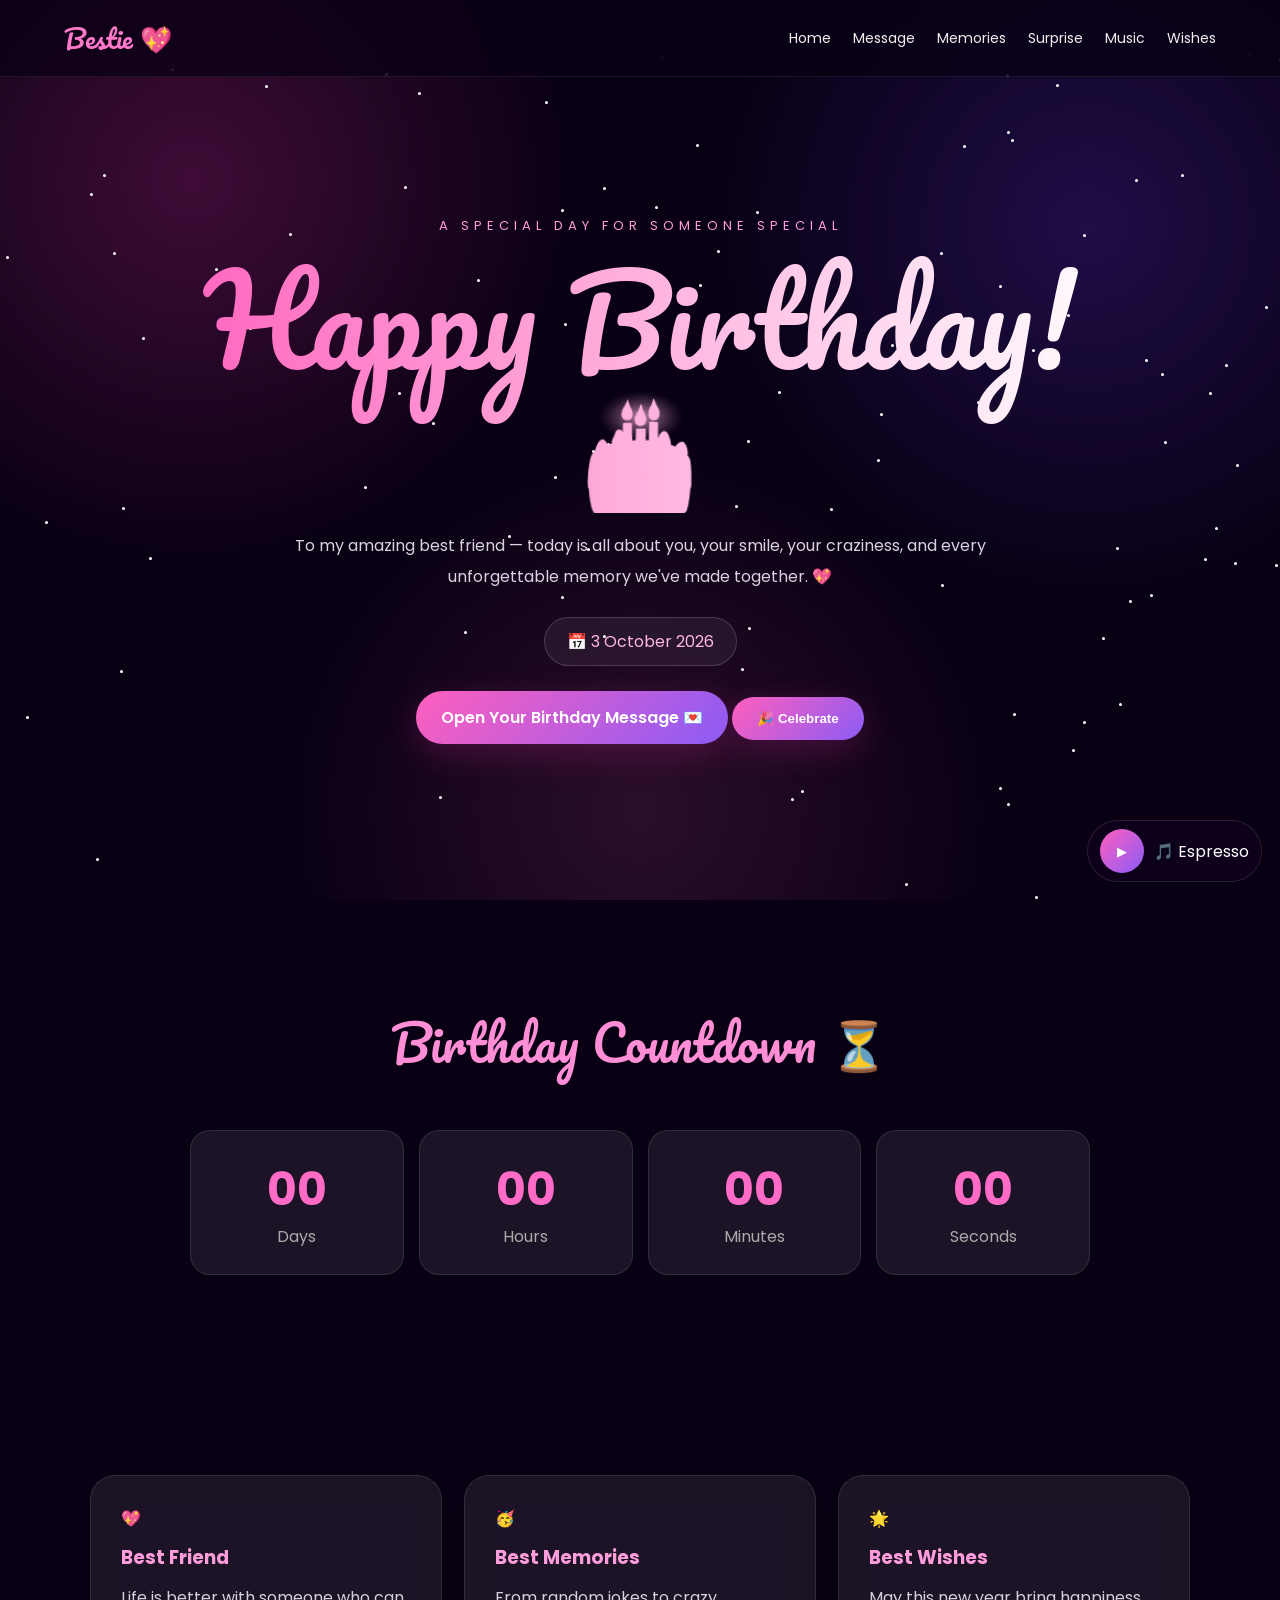
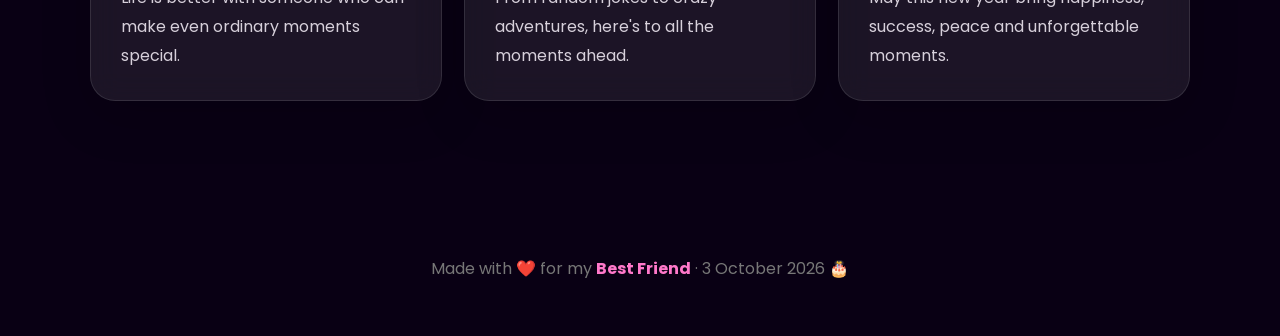
<file: index.html>
<!doctype html><html lang="en"><head><meta charset="UTF-8"><meta name="viewport" content="width=device-width,initial-scale=1"><title>Happy Birthday Bestie 🎂</title><link rel="stylesheet" href="css/style.css"></head><body>

<nav>
  <a class="logo" href="index.html">Bestie 💖</a>
  <button class="menu">☰</button>
  <div class="links">
    <a href="index.html">Home</a>
    <a href="message.html">Message</a>
    <a href="memories.html">Memories</a>
    <a href="surprise.html">Surprise</a>
    <a href="music.html">Music</a>
    <a href="wishes.html">Wishes</a>
  </div>
</nav>
<div id="particles"></div>

<main>
<section class="hero"><div class="hero-content"><div class="kicker">A special day for someone special</div><h1>Happy Birthday! 🎂</h1><p>To my amazing best friend — today is all about you, your smile, your craziness, and every unforgettable memory we've made together. 💖</p><div class="date-pill">📅 3 October 2026</div><br><a class="btn" href="message.html">Open Your Birthday Message 💌</a> <button class="btn" onclick="celebration()">🎉 Celebrate</button></div></section>
<section><h2 class="section-title">Birthday Countdown ⏳</h2><div class="countdown"><div class="time"><strong id="days">00</strong><span>Days</span></div><div class="time"><strong id="hours">00</strong><span>Hours</span></div><div class="time"><strong id="minutes">00</strong><span>Minutes</span></div><div class="time"><strong id="seconds">00</strong><span>Seconds</span></div></div></section>
<section><div class="grid"><div class="card"><div>💖</div><h3>Best Friend</h3><p>Life is better with someone who can make even ordinary moments special.</p></div><div class="card"><div>🥳</div><h3>Best Memories</h3><p>From random jokes to crazy adventures, here's to all the moments ahead.</p></div><div class="card"><div>🌟</div><h3>Best Wishes</h3><p>May this new year bring happiness, success, peace and unforgettable moments.</p></div></div></section>
</main>
<div class="musicbar">
  <button id="musicBarBtn">▶</button>
  <span>🎵 Espresso</span>
</div>
<audio id="music" loop><source src="music/espresso.mp3" type="audio/mpeg"></audio>

<footer>Made with ❤️ for my <strong>Best Friend</strong> · 3 October 2026 🎂</footer>
<script src="js/script.js"></script></body></html>
</file>
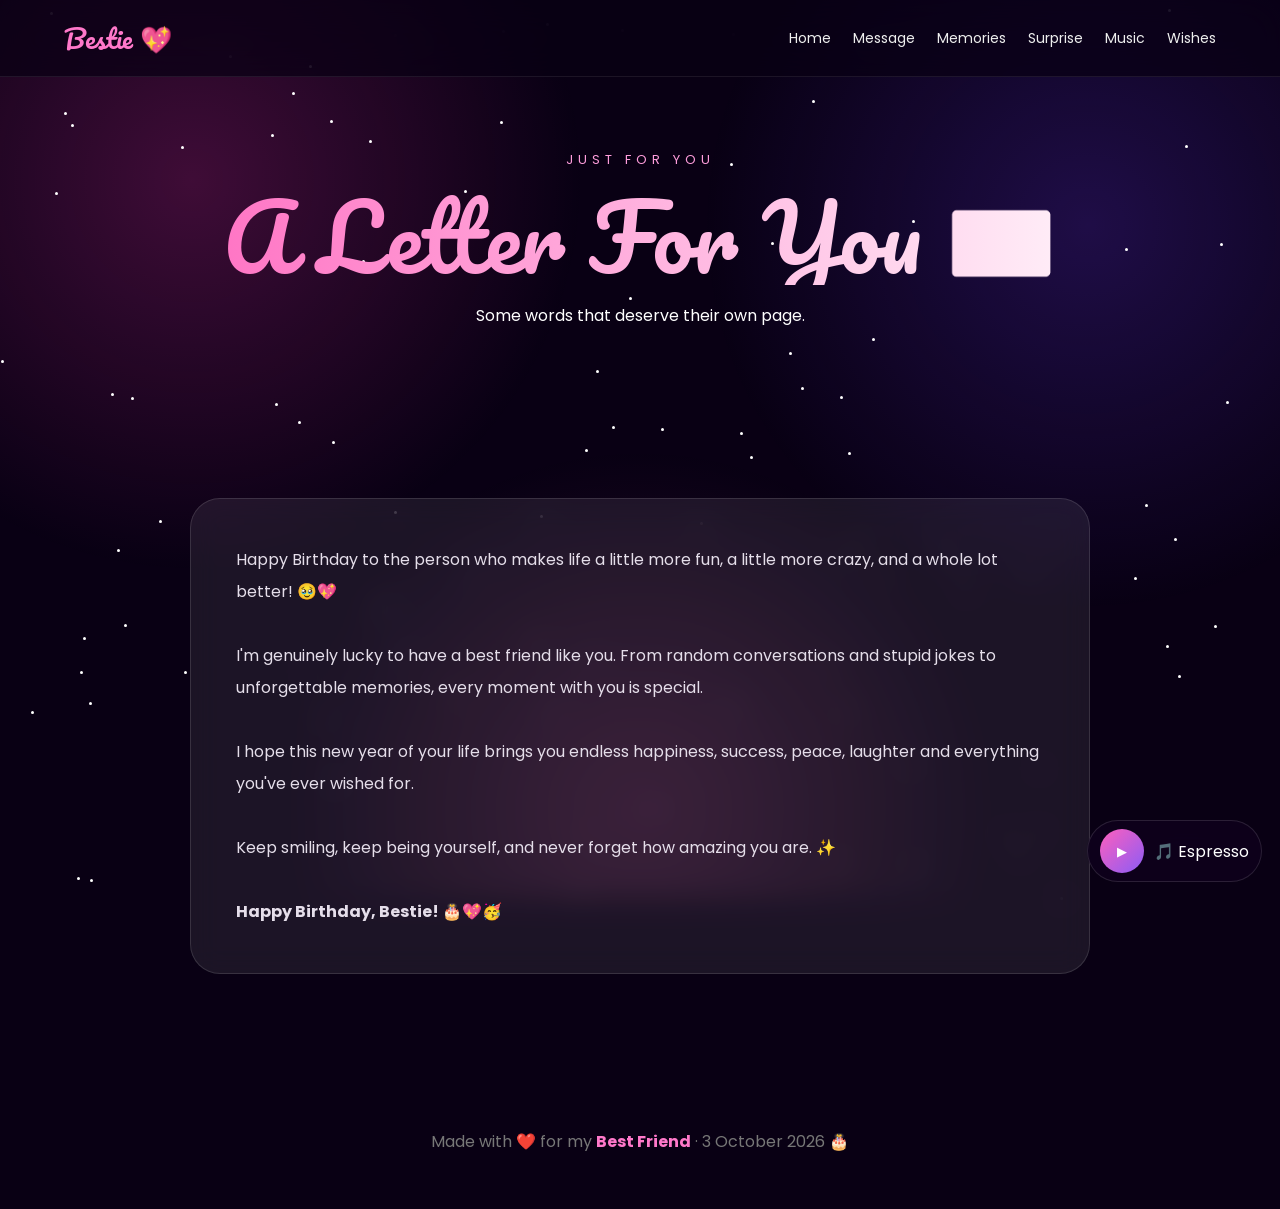
<file: message.html>
<!doctype html><html lang="en"><head><meta charset="UTF-8"><meta name="viewport" content="width=device-width,initial-scale=1"><title>Birthday Message 💌</title><link rel="stylesheet" href="css/style.css"></head><body>
<nav>
  <a class="logo" href="index.html">Bestie 💖</a>
  <button class="menu">☰</button>
  <div class="links">
    <a href="index.html">Home</a>
    <a href="message.html">Message</a>
    <a href="memories.html">Memories</a>
    <a href="surprise.html">Surprise</a>
    <a href="music.html">Music</a>
    <a href="wishes.html">Wishes</a>
  </div>
</nav>
<div id="particles"></div>

<section class="page-head"><div class="kicker">Just for you</div><h1>A Letter For You 💌</h1><p>Some words that deserve their own page.</p></section>
<section><div class="big-card"><p>Happy Birthday to the person who makes life a little more fun, a little more crazy, and a whole lot better! 🥹💖</p><br><p>I'm genuinely lucky to have a best friend like you. From random conversations and stupid jokes to unforgettable memories, every moment with you is special.</p><br><p>I hope this new year of your life brings you endless happiness, success, peace, laughter and everything you've ever wished for.</p><br><p>Keep smiling, keep being yourself, and never forget how amazing you are. ✨</p><br><p><strong>Happy Birthday, Bestie! 🎂💖🥳</strong></p></div></section>

<div class="musicbar">
  <button id="musicBarBtn">▶</button>
  <span>🎵 Espresso</span>
</div>
<audio id="music" loop><source src="music/espresso.mp3" type="audio/mpeg"></audio>

<footer>Made with ❤️ for my <strong>Best Friend</strong> · 3 October 2026 🎂</footer>
<script src="js/script.js"></script></body></html>
</file>
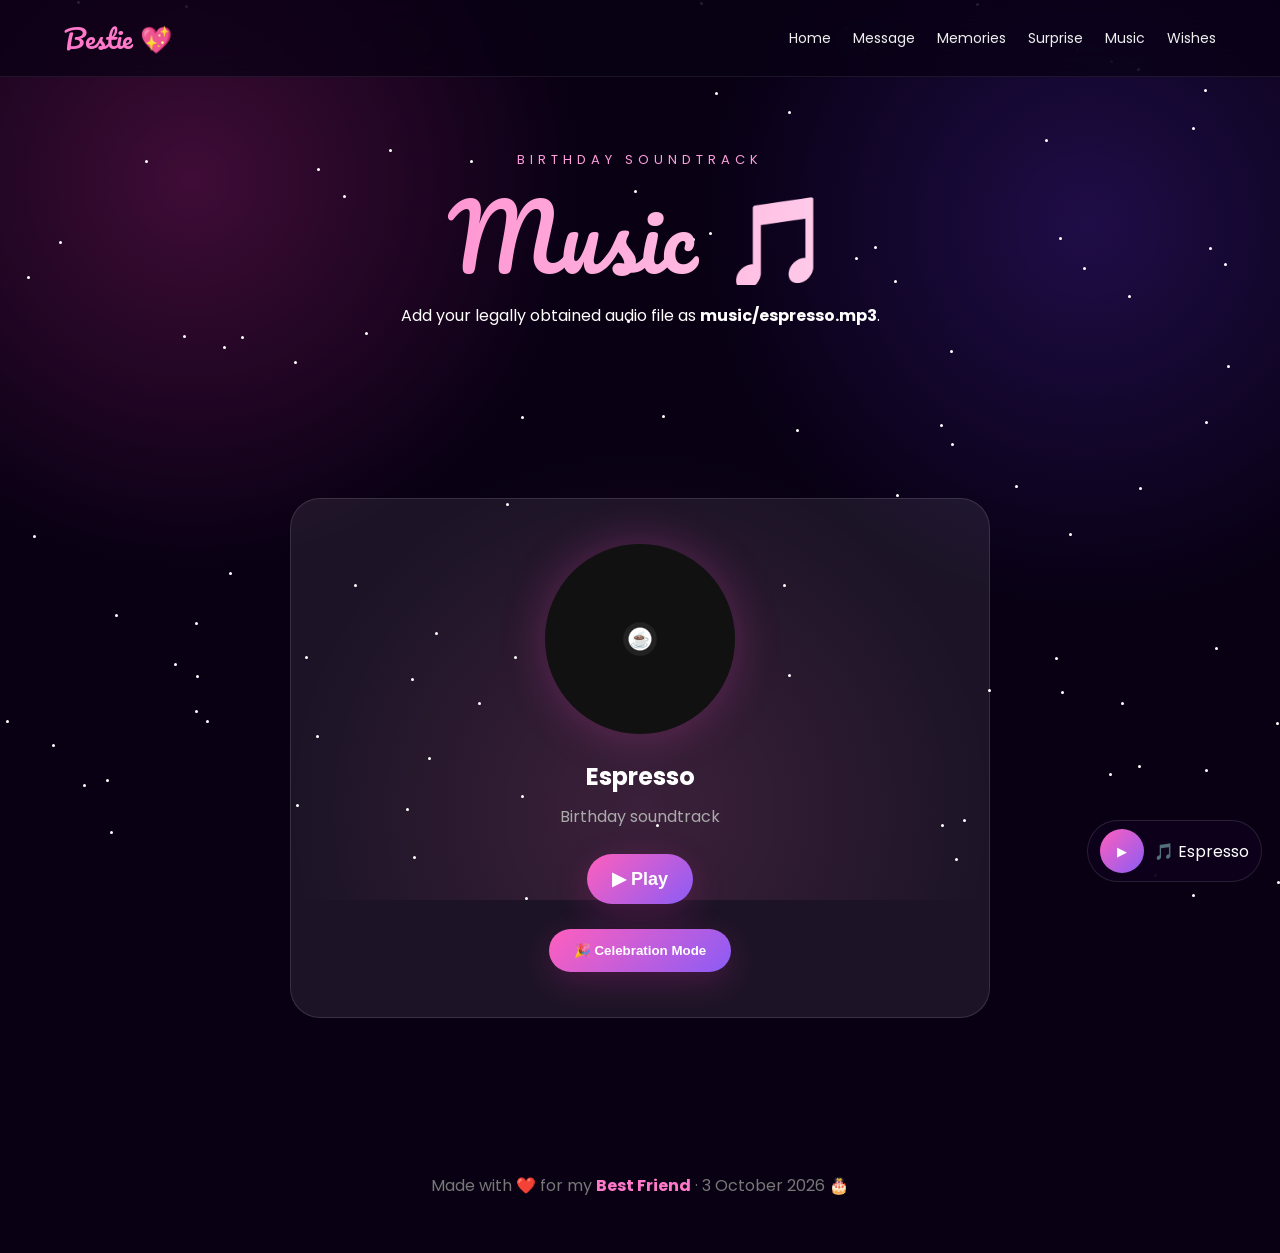
<file: music.html>
<!doctype html><html lang="en"><head><meta charset="UTF-8"><meta name="viewport" content="width=device-width,initial-scale=1"><title>Birthday Music 🎵</title><link rel="stylesheet" href="css/style.css"></head><body>
<nav>
  <a class="logo" href="index.html">Bestie 💖</a>
  <button class="menu">☰</button>
  <div class="links">
    <a href="index.html">Home</a>
    <a href="message.html">Message</a>
    <a href="memories.html">Memories</a>
    <a href="surprise.html">Surprise</a>
    <a href="music.html">Music</a>
    <a href="wishes.html">Wishes</a>
  </div>
</nav>
<div id="particles"></div>

<section class="page-head"><div class="kicker">Birthday soundtrack</div><h1>Music 🎵</h1><p>Add your legally obtained audio file as <b>music/espresso.mp3</b>.</p></section>
<section><div class="player"><div id="disc" class="disc">☕</div><h2>Espresso</h2><p style="color:#aaa;margin:10px 0 25px">Birthday soundtrack</p><button id="musicToggle" class="btn">▶ Play</button><br><br><button class="btn" onclick="celebration()">🎉 Celebration Mode</button></div></section>

<div class="musicbar">
  <button id="musicBarBtn">▶</button>
  <span>🎵 Espresso</span>
</div>
<audio id="music" loop><source src="music/espresso.mp3" type="audio/mpeg"></audio>

<footer>Made with ❤️ for my <strong>Best Friend</strong> · 3 October 2026 🎂</footer>
<script src="js/script.js"></script></body></html>
</file>
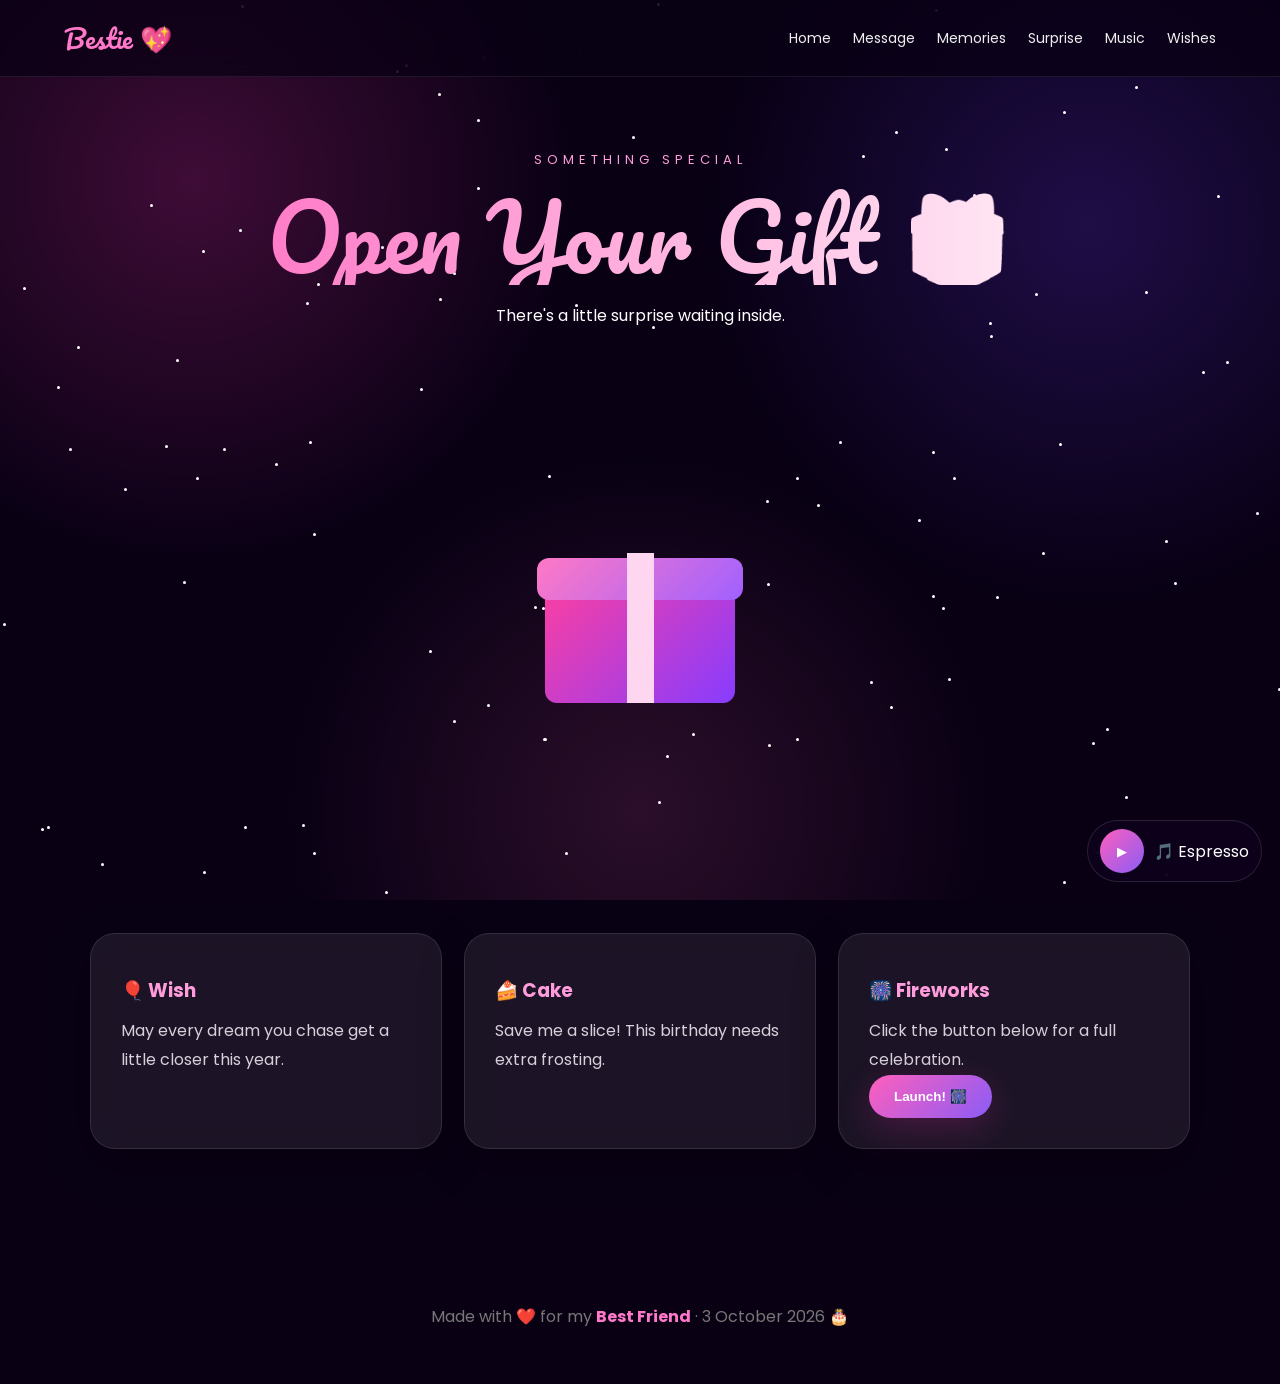
<file: surprise.html>
<!doctype html><html lang="en"><head><meta charset="UTF-8"><meta name="viewport" content="width=device-width,initial-scale=1"><title>Surprise 🎁</title><link rel="stylesheet" href="css/style.css"></head><body>
<nav>
  <a class="logo" href="index.html">Bestie 💖</a>
  <button class="menu">☰</button>
  <div class="links">
    <a href="index.html">Home</a>
    <a href="message.html">Message</a>
    <a href="memories.html">Memories</a>
    <a href="surprise.html">Surprise</a>
    <a href="music.html">Music</a>
    <a href="wishes.html">Wishes</a>
  </div>
</nav>
<div id="particles"></div>

<section class="page-head"><div class="kicker">Something special</div><h1>Open Your Gift 🎁</h1><p>There's a little surprise waiting inside.</p></section>
<section><div class="gift-wrap"><div class="gift"><div class="lid"></div><div class="box"></div><div class="ribbon"></div></div><div id="surprise" class="surprise"><h2>💖 SURPRISE! 💖</h2><br><p>You deserve all the happiness in the world. May your birthday be the beginning of your most amazing year yet! 🌟</p><br><h3>Happy Birthday Bestie! 🎂🥳</h3></div></div></section>
<section><div class="grid"><div class="card"><h3>🎈 Wish</h3><p>May every dream you chase get a little closer this year.</p></div><div class="card"><h3>🍰 Cake</h3><p>Save me a slice! This birthday needs extra frosting.</p></div><div class="card"><h3>🎆 Fireworks</h3><p>Click the button below for a full celebration.</p><button class="btn" onclick="celebration()">Launch! 🎆</button></div></div></section>

<div class="musicbar">
  <button id="musicBarBtn">▶</button>
  <span>🎵 Espresso</span>
</div>
<audio id="music" loop><source src="music/espresso.mp3" type="audio/mpeg"></audio>

<footer>Made with ❤️ for my <strong>Best Friend</strong> · 3 October 2026 🎂</footer>
<script src="js/script.js"></script></body></html>
</file>
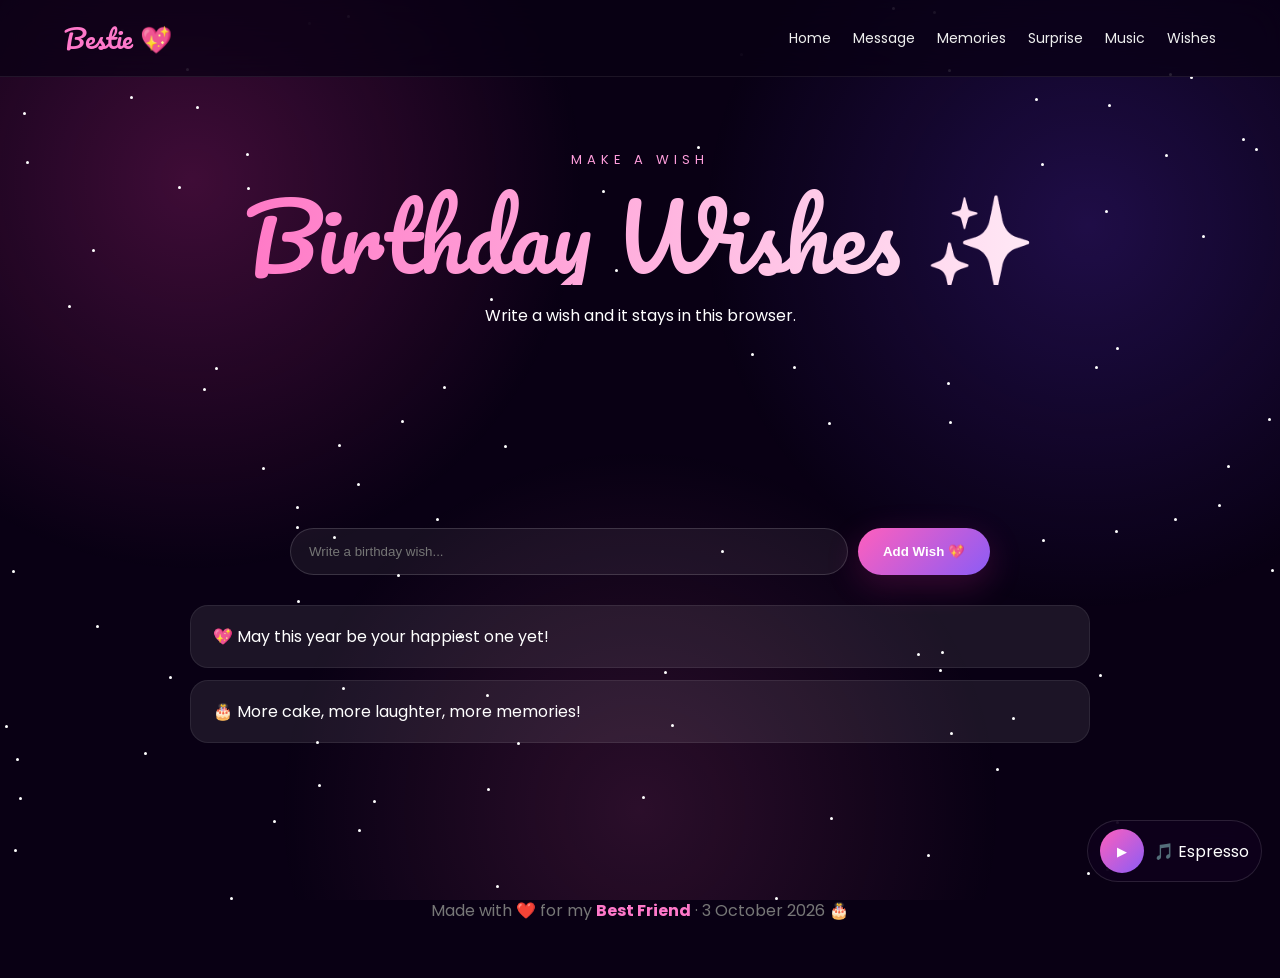
<file: wishes.html>
<!doctype html><html lang="en"><head><meta charset="UTF-8"><meta name="viewport" content="width=device-width,initial-scale=1"><title>Birthday Wishes ✨</title><link rel="stylesheet" href="css/style.css"></head><body>
<nav>
  <a class="logo" href="index.html">Bestie 💖</a>
  <button class="menu">☰</button>
  <div class="links">
    <a href="index.html">Home</a>
    <a href="message.html">Message</a>
    <a href="memories.html">Memories</a>
    <a href="surprise.html">Surprise</a>
    <a href="music.html">Music</a>
    <a href="wishes.html">Wishes</a>
  </div>
</nav>
<div id="particles"></div>

<section class="page-head"><div class="kicker">Make a wish</div><h1>Birthday Wishes ✨</h1><p>Write a wish and it stays in this browser.</p></section>
<section><form id="wishForm" class="wish-form"><input id="wishInput" maxlength="180" placeholder="Write a birthday wish..."><button class="btn">Add Wish 💖</button></form><div id="wishesList"><div class="wish">💖 May this year be your happiest one yet!</div><div class="wish">🎂 More cake, more laughter, more memories!</div></div></section>

<div class="musicbar">
  <button id="musicBarBtn">▶</button>
  <span>🎵 Espresso</span>
</div>
<audio id="music" loop><source src="music/espresso.mp3" type="audio/mpeg"></audio>

<footer>Made with ❤️ for my <strong>Best Friend</strong> · 3 October 2026 🎂</footer>
<script src="js/script.js"></script></body></html>
</file>
<file: css/style.css>
@import url('https://fonts.googleapis.com/css2?family=Pacifico&family=Poppins:wght@300;400;500;600;700;800&display=swap');

:root{
  --pink:#ff5fbd;--purple:#8b5cf6;--deep:#090014;--card:rgba(255,255,255,.08);
}
*{box-sizing:border-box;margin:0;padding:0}
html{scroll-behavior:smooth}
body{font-family:Poppins,sans-serif;background:var(--deep);color:#fff;min-height:100vh;overflow-x:hidden}
body:before{content:"";position:fixed;inset:0;z-index:-3;background:
radial-gradient(circle at 15% 20%,rgba(255,55,180,.22),transparent 30%),
radial-gradient(circle at 85% 25%,rgba(110,60,255,.22),transparent 30%),
radial-gradient(circle at 50% 90%,rgba(255,100,180,.14),transparent 35%)}
#particles{position:fixed;inset:0;pointer-events:none;z-index:-1}
.particle{position:absolute;width:3px;height:3px;background:#fff;border-radius:50%;animation:twinkle 3s infinite ease-in-out}
@keyframes twinkle{0%,100%{opacity:.15;transform:scale(.4)}50%{opacity:1;transform:scale(1.5)}}
nav{position:fixed;top:0;left:0;width:100%;z-index:1000;padding:15px 5%;display:flex;align-items:center;justify-content:space-between;background:rgba(9,0,20,.72);backdrop-filter:blur(18px);border-bottom:1px solid rgba(255,255,255,.08)}
.logo{font:26px Pacifico;color:#ff78ca;text-decoration:none}
nav .links{display:flex;gap:22px}
nav a{color:#eee;text-decoration:none;font-size:14px;transition:.25s}
nav a:hover,nav a.active{color:#ff75c8}
.menu{display:none;background:none;border:0;color:#fff;font-size:25px}
.hero{min-height:100vh;padding:140px 7% 80px;display:flex;align-items:center;justify-content:center;text-align:center;position:relative}
.hero-content{max-width:950px}
.kicker{text-transform:uppercase;letter-spacing:5px;color:#ff9ddc;font-size:13px}
h1{font:clamp(55px,10vw,120px) Pacifico;line-height:1.08;margin:18px 0;background:linear-gradient(90deg,#ff63bd,#fff,#a77aff,#ff63bd);background-size:300%;-webkit-background-clip:text;color:transparent;animation:gradient 5s linear infinite}
@keyframes gradient{to{background-position:300%}}
.hero p{max-width:700px;margin:auto;color:#d9d2df;line-height:1.9}
.date-pill{display:inline-block;margin:25px 0;padding:11px 22px;border:1px solid rgba(255,255,255,.16);border-radius:50px;background:rgba(255,255,255,.06);color:#ffb6e5}
.btn{display:inline-block;border:0;border-radius:50px;padding:14px 25px;background:linear-gradient(135deg,var(--pink),var(--purple));color:#fff;text-decoration:none;cursor:pointer;font-weight:600;box-shadow:0 10px 35px rgba(255,50,180,.2);transition:.3s}
.btn:hover{transform:translateY(-4px);box-shadow:0 15px 45px rgba(255,50,180,.35)}
section{padding:100px 7%;position:relative}
.page-head{padding:150px 7% 70px;text-align:center}
.page-head h1{font-size:clamp(50px,8vw,90px)}
.section-title{text-align:center;font:48px Pacifico;color:#ff8ed6;margin-bottom:45px}
.grid{max-width:1100px;margin:auto;display:grid;grid-template-columns:repeat(3,1fr);gap:22px}
.card{padding:30px;border:1px solid rgba(255,255,255,.11);border-radius:25px;background:var(--card);backdrop-filter:blur(15px);box-shadow:0 15px 50px rgba(0,0,0,.18);transition:.35s}
.card:hover{transform:translateY(-8px);border-color:rgba(255,100,200,.3)}
.card h3{margin:12px 0;color:#ff9cdc}
.card p{color:#d7d0db;line-height:1.8}
.big-card{max-width:900px;margin:auto;padding:45px;border:1px solid rgba(255,255,255,.12);border-radius:30px;background:var(--card);backdrop-filter:blur(15px);line-height:2;color:#e5deea}
.countdown{max-width:900px;margin:auto;display:grid;grid-template-columns:repeat(4,1fr);gap:15px}
.time{padding:25px 10px;text-align:center;border-radius:20px;background:var(--card);border:1px solid rgba(255,255,255,.1)}
.time strong{display:block;font-size:45px;color:#ff6bc6}
.time span{color:#aaa}
.gallery{max-width:1100px;margin:auto;display:grid;grid-template-columns:repeat(3,1fr);gap:18px}
.photo{height:280px;border-radius:24px;overflow:hidden;position:relative;background:linear-gradient(135deg,#ff4aa8,#713cff);display:flex;align-items:center;justify-content:center;font-size:65px}
.photo img{width:100%;height:100%;object-fit:cover}
.photo span{position:absolute;bottom:12px;left:12px;right:12px;padding:9px;border-radius:12px;background:rgba(0,0,0,.42);font-size:13px;text-align:center}
.timeline{max-width:850px;margin:auto;display:grid;gap:18px}
.timeline .card{position:relative}
.gift-wrap{text-align:center}
.gift{width:190px;height:160px;margin:45px auto 30px;position:relative;cursor:pointer}
.box{position:absolute;bottom:0;width:190px;height:125px;border-radius:12px;background:linear-gradient(135deg,#ff3f9f,#873cff)}
.lid{position:absolute;top:15px;left:-8px;width:206px;height:42px;border-radius:12px;background:linear-gradient(135deg,#ff79c5,#a061ff);z-index:2;transition:.7s}
.ribbon{position:absolute;left:82px;top:10px;width:27px;height:150px;background:#ffd6ef;z-index:3}
.gift.open .lid{transform:translateY(-105px) rotate(-8deg)}
.surprise{display:none;max-width:650px;margin:25px auto;padding:30px;border-radius:25px;background:var(--card);border:1px solid rgba(255,255,255,.12)}
.surprise.show{display:block;animation:pop .7s ease}
@keyframes pop{from{opacity:0;transform:scale(.7)}to{opacity:1;transform:scale(1)}}
.player{max-width:700px;margin:auto;text-align:center;padding:45px;border-radius:30px;background:var(--card);border:1px solid rgba(255,255,255,.12)}
.disc{width:190px;height:190px;margin:0 auto 25px;border-radius:50%;display:grid;place-items:center;background:radial-gradient(circle,#fff 0 8%,#222 9% 12%,#111 13% 100%);box-shadow:0 0 45px rgba(255,80,190,.25);animation:spin 5s linear infinite;animation-play-state:paused}
.disc.playing{animation-play-state:running}
@keyframes spin{to{transform:rotate(360deg)}}
#musicToggle{font-size:18px}
.wish-form{max-width:700px;margin:30px auto;display:flex;gap:10px}
.wish-form input{flex:1;padding:15px 18px;border:1px solid rgba(255,255,255,.15);border-radius:50px;background:rgba(255,255,255,.06);color:#fff;outline:0}
#wishesList{max-width:900px;margin:auto;display:grid;gap:12px}
.wish{padding:18px 22px;border-radius:18px;background:var(--card);border:1px solid rgba(255,255,255,.08);animation:fade .4s}
@keyframes fade{from{opacity:0;transform:translateY(10px)}to{opacity:1;transform:none}}
.musicbar{position:fixed;right:18px;bottom:18px;z-index:1100;display:flex;align-items:center;gap:10px;padding:8px 12px;border-radius:50px;background:rgba(15,0,28,.86);backdrop-filter:blur(15px);border:1px solid rgba(255,255,255,.12)}
.musicbar button{width:44px;height:44px;border:0;border-radius:50%;background:linear-gradient(135deg,var(--pink),var(--purple));color:#fff;cursor:pointer}
footer{text-align:center;padding:55px 20px;color:#777}footer strong{color:#ff78ca}
.heart{position:fixed;bottom:-50px;z-index:1050;pointer-events:none;animation:heartFloat linear forwards}
@keyframes heartFloat{to{transform:translateY(-110vh) rotate(360deg);opacity:0}}
.confetti{position:fixed;top:-30px;width:9px;height:16px;z-index:1200;pointer-events:none;animation:fall 4s linear forwards}
@keyframes fall{to{transform:translateY(110vh) rotate(720deg);opacity:0}}
@media(max-width:800px){
 nav .links{display:none;position:absolute;top:65px;left:0;right:0;padding:20px;background:rgba(9,0,20,.96);flex-direction:column;text-align:center}
 nav .links.open{display:flex}.menu{display:block}
 .grid,.gallery{grid-template-columns:1fr}.countdown{grid-template-columns:repeat(2,1fr)}
 .section-title{font-size:38px}.wish-form{flex-direction:column}
}
</file>
